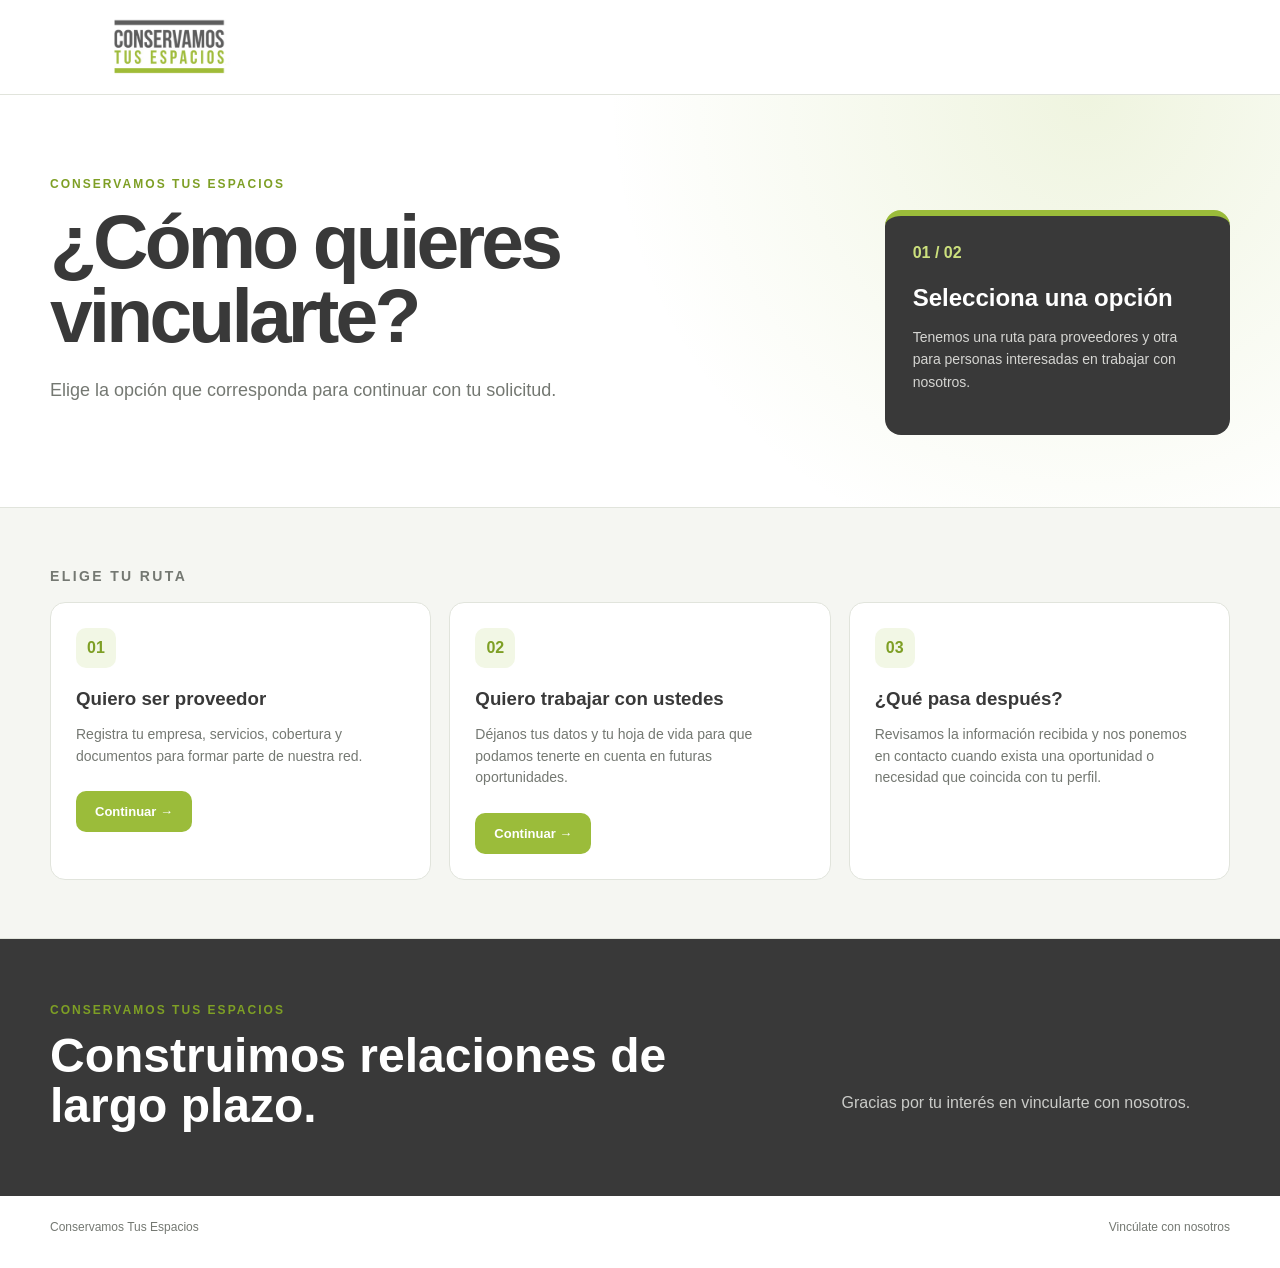
<file: index.html>
<!doctype html>
<html lang="es"><head><meta charset="utf-8"><meta name="viewport" content="width=device-width, initial-scale=1"><title>Conservamos Tus Espacios | Vincúlate con nosotros</title><link rel="stylesheet" href="style.css"></head>
<body><header class="topbar"><div class="topbar-inner"><a href="index.html"><img class="logo" alt="Conservamos Tus Espacios" src="[data-uri]"></a></div></header>
<main>
<section class="hero"><div class="wrap hero-grid"><div><p class="eyebrow">CONSERVAMOS TUS ESPACIOS</p><h1>¿Cómo quieres<br>vincularte?</h1><p class="lead">Elige la opción que corresponda para continuar con tu solicitud.</p></div><aside class="hero-card"><span>01 / 02</span><h2>Selecciona una opción</h2><p>Tenemos una ruta para proveedores y otra para personas interesadas en trabajar con nosotros.</p></aside></div></section>
<section class="steps"><div class="wrap"><p class="eyebrow">ELIGE TU RUTA</p><div class="steps-grid">
<article><b>01</b><h3>Quiero ser proveedor</h3><p>Registra tu empresa, servicios, cobertura y documentos para formar parte de nuestra red.</p><a class="cta" style="display:inline-block;margin-top:10px" href="proveedor.html">Continuar →</a></article>
<article><b>02</b><h3>Quiero trabajar con ustedes</h3><p>Déjanos tus datos y tu hoja de vida para que podamos tenerte en cuenta en futuras oportunidades.</p><a class="cta" style="display:inline-block;margin-top:10px" href="rrhh.html">Continuar →</a></article>
<article><b>03</b><h3>¿Qué pasa después?</h3><p>Revisamos la información recibida y nos ponemos en contacto cuando exista una oportunidad o necesidad que coincida con tu perfil.</p></article>
</div></div></section>
<section class="closing"><div class="wrap closing-grid"><div><p class="eyebrow">CONSERVAMOS TUS ESPACIOS</p><h2>Construimos relaciones de largo plazo.</h2></div><p>Gracias por tu interés en vincularte con nosotros.</p></div></section>
</main><footer class="wrap"><span>Conservamos Tus Espacios</span><span>Vincúlate con nosotros</span></footer></body></html>
</file>
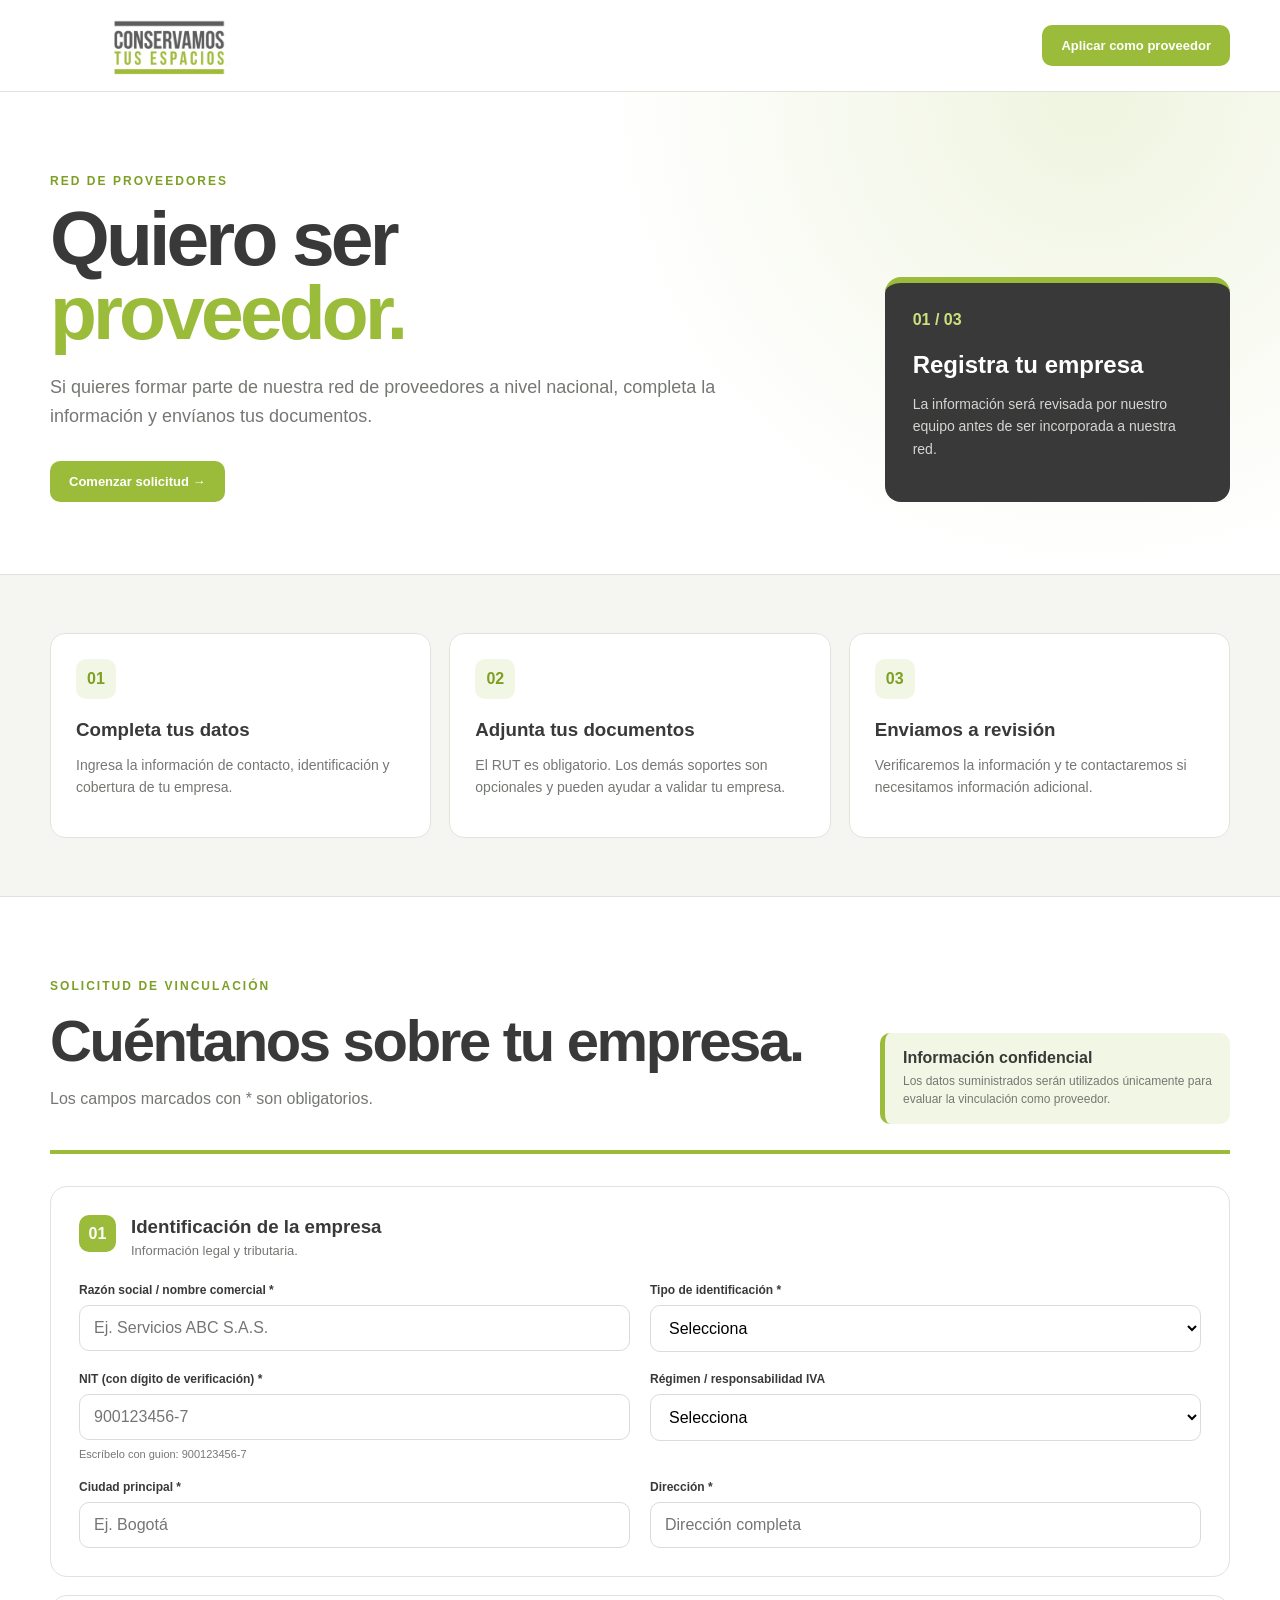
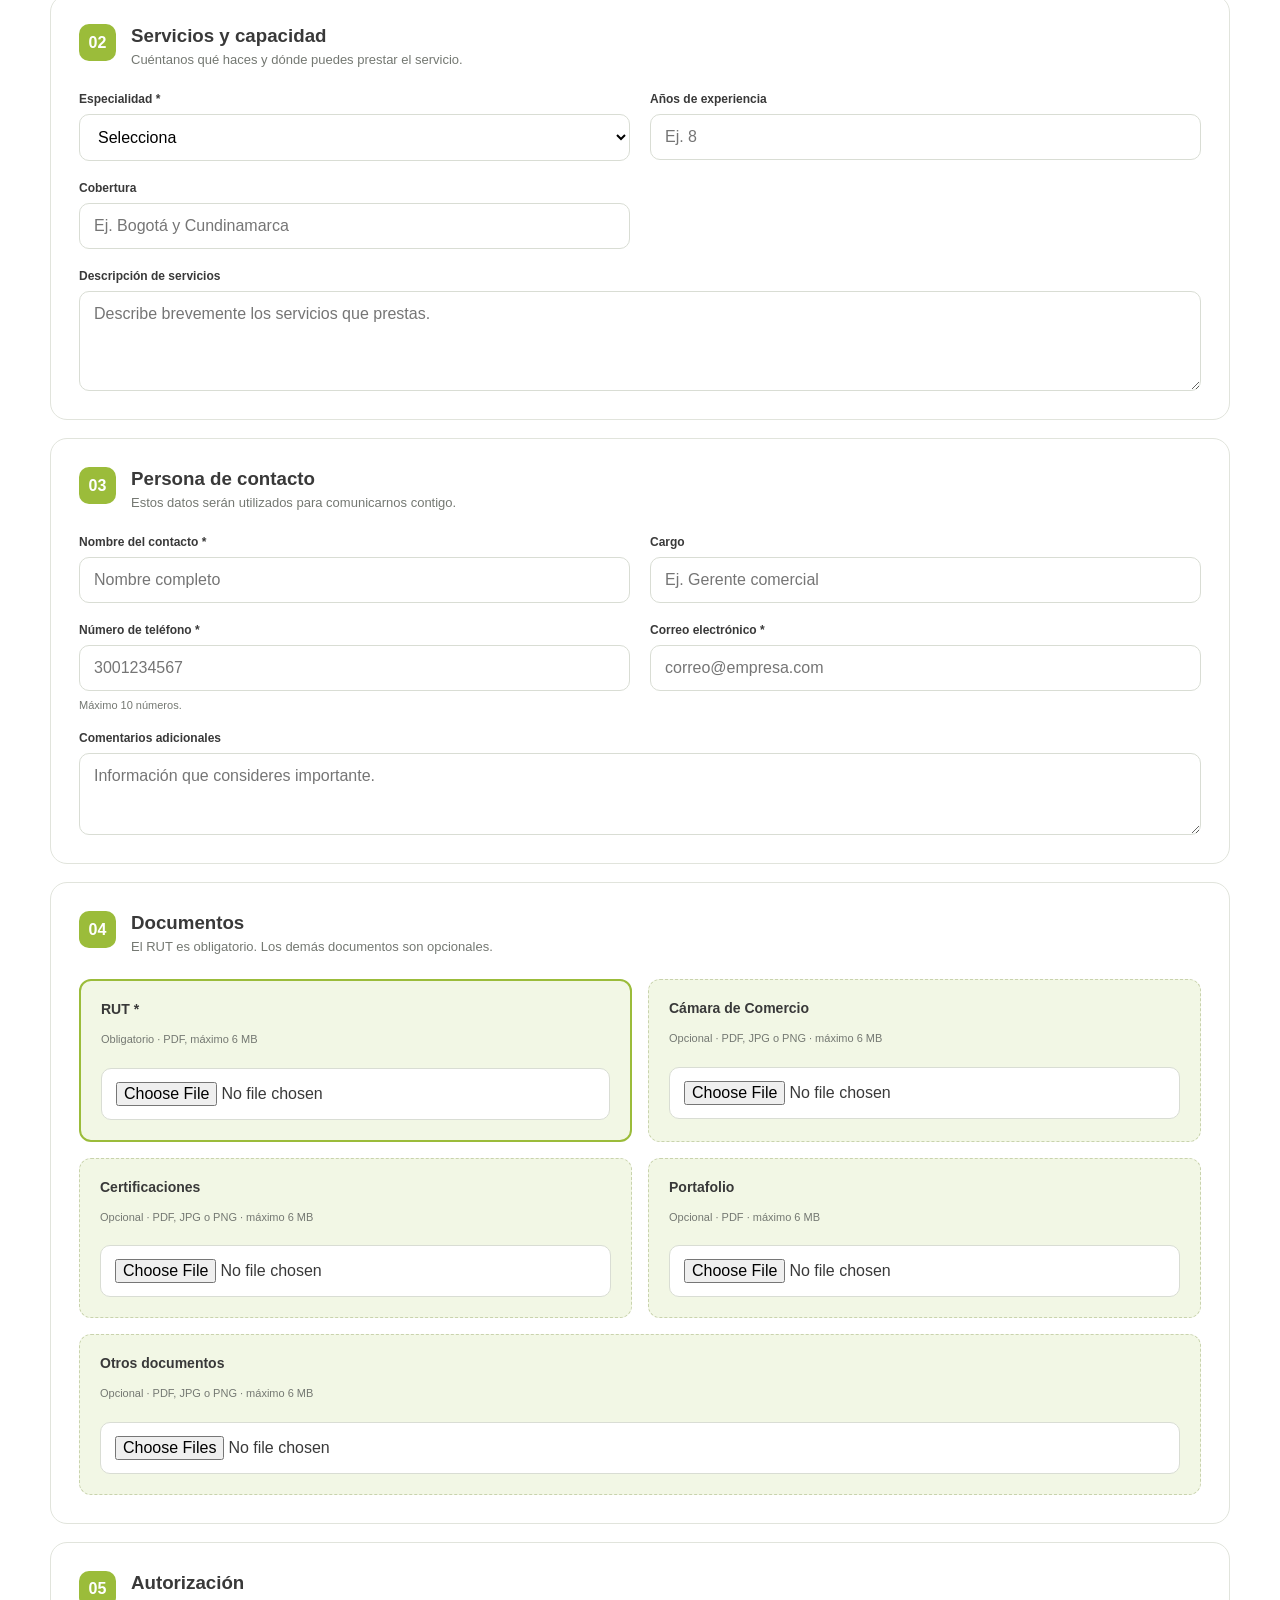
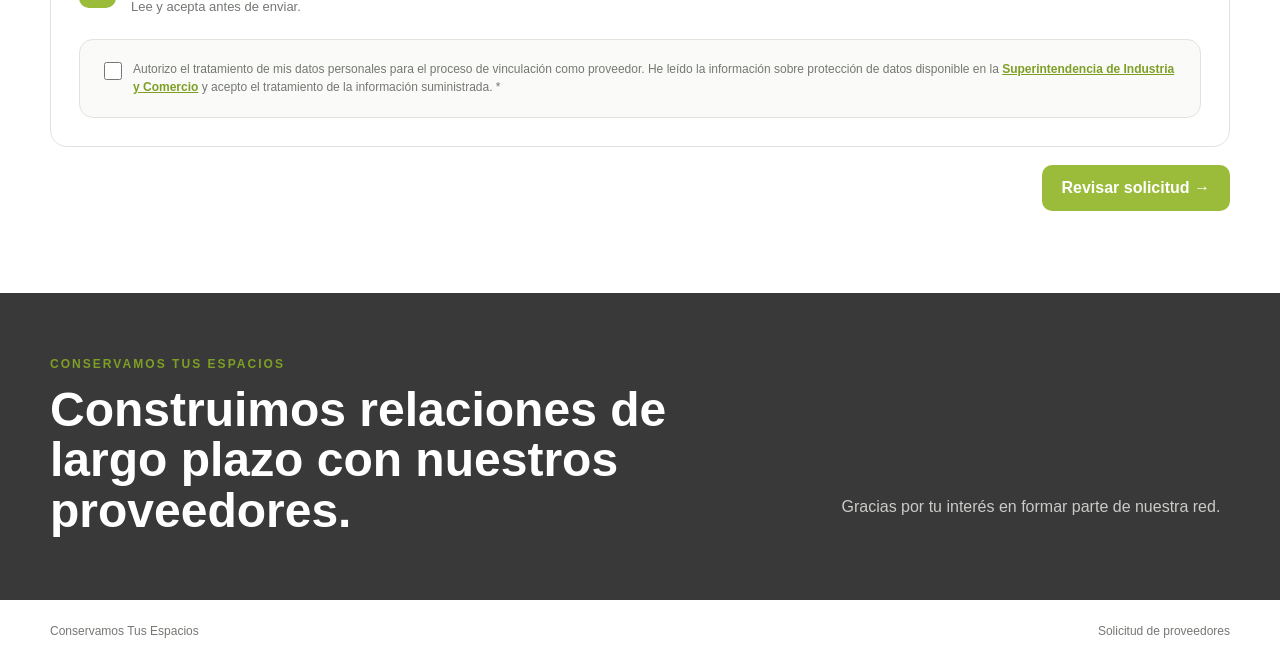
<file: proveedor.html>
<!doctype html>
<html lang="es">
<head>
  <meta charset="utf-8">
  <meta name="viewport" content="width=device-width, initial-scale=1">
  <title>Quiero ser proveedor | Conservamos Tus Espacios</title>
  <link rel="stylesheet" href="./style.css">
</head>
<body>
<header class="topbar">
  <div class="topbar-inner">
    <img class="logo" alt="Conservamos Tus Espacios" src="[data-uri]">
    <a class="topbtn" href="#aplicacion">Aplicar como proveedor</a>
  </div>
</header>

<main>
<section class="hero">
  <div class="wrap hero-grid">
    <div>
      <p class="eyebrow">RED DE PROVEEDORES</p>
      <h1>Quiero ser<br><span>proveedor.</span></h1>
      <p class="lead">Si quieres formar parte de nuestra red de proveedores a nivel nacional, completa la información y envíanos tus documentos.</p>
      <a class="cta" href="#aplicacion">Comenzar solicitud →</a>
    </div>
    <aside class="hero-card">
      <span>01 / 03</span>
      <h2>Registra tu empresa</h2>
      <p>La información será revisada por nuestro equipo antes de ser incorporada a nuestra red.</p>
    </aside>
  </div>
</section>

<section class="steps">
  <div class="wrap steps-grid">
    <article><b>01</b><h3>Completa tus datos</h3><p>Ingresa la información de contacto, identificación y cobertura de tu empresa.</p></article>
    <article><b>02</b><h3>Adjunta tus documentos</h3><p>El RUT es obligatorio. Los demás soportes son opcionales y pueden ayudar a validar tu empresa.</p></article>
    <article><b>03</b><h3>Enviamos a revisión</h3><p>Verificaremos la información y te contactaremos si necesitamos información adicional.</p></article>
  </div>
</section>

<section class="application" id="aplicacion">
  <div class="wrap">
    <div class="section-head">
      <div>
        <p class="eyebrow">SOLICITUD DE VINCULACIÓN</p>
        <h2>Cuéntanos sobre tu empresa.</h2>
        <p>Los campos marcados con * son obligatorios.</p>
      </div>
      <div class="privacy"><strong>Información confidencial</strong><span>Los datos suministrados serán utilizados únicamente para evaluar la vinculación como proveedor.</span></div>
    </div>

    <form id="providerForm" novalidate>
      <section class="form-card">
        <div class="form-title"><span>01</span><div><h3>Identificación de la empresa</h3><p>Información legal y tributaria.</p></div></div>
        <div class="grid">
          <label><span>Razón social / nombre comercial *</span><input name="razonSocial" required maxlength="160" placeholder="Ej. Servicios ABC S.A.S."></label>
          <label><span>Tipo de identificación *</span><select name="tipoIdentificacion" required><option value="">Selecciona</option><option>NIT</option><option>Cédula de ciudadanía</option><option>Cédula de extranjería</option><option>Otro</option></select></label>
          <label><span>NIT (con dígito de verificación) *</span><input id="nit" name="identificacion" required inputmode="numeric" maxlength="11" placeholder="900123456-7"><small>Escríbelo con guion: 900123456-7</small></label>
          <label><span>Régimen / responsabilidad IVA</span><select name="regimenIVA"><option value="">Selecciona</option><option>Responsable de IVA</option><option>No responsable de IVA</option><option>Régimen simple</option><option>No aplica</option></select></label>
          <label><span>Ciudad principal *</span><input name="ciudad" required maxlength="80" placeholder="Ej. Bogotá"></label>
          <label><span>Dirección *</span><input name="direccion" required maxlength="180" placeholder="Dirección completa"></label>
        </div>
      </section>

      <section class="form-card">
        <div class="form-title"><span>02</span><div><h3>Servicios y capacidad</h3><p>Cuéntanos qué haces y dónde puedes prestar el servicio.</p></div></div>
        <div class="grid">
          <label><span>Especialidad *</span>
            <select name="especialidad" id="especialidad" required>
              <option value="">Selecciona</option>
              <option>Aseo y limpieza</option>
              <option>Mantenimiento general</option>
              <option>Obra civil</option>
              <option>Electricidad</option>
              <option>Plomería e hidráulica</option>
              <option>Climatización</option>
              <option>Seguridad</option>
              <option>Jardinería</option>
              <option>Insumos y suministros</option>
              <option>Servicios administrativos</option>
              <option>Otro</option>
            </select>
          </label>
          <label id="otroWrap" class="hidden"><span>¿Cuál es tu especialidad? *</span><input id="especialidadOtro" name="especialidadOtro" maxlength="100" placeholder="Especifica la especialidad"></label>
          <label><span>Años de experiencia</span><input name="experiencia" type="number" min="0" max="100" step="1" placeholder="Ej. 8"></label>
          <label><span>Cobertura</span><input name="cobertura" maxlength="180" placeholder="Ej. Bogotá y Cundinamarca"></label>
          <label class="wide"><span>Descripción de servicios</span><textarea name="descripcion" rows="4" maxlength="1000" placeholder="Describe brevemente los servicios que prestas."></textarea></label>
        </div>
      </section>

      <section class="form-card">
        <div class="form-title"><span>03</span><div><h3>Persona de contacto</h3><p>Estos datos serán utilizados para comunicarnos contigo.</p></div></div>
        <div class="grid">
          <label><span>Nombre del contacto *</span><input name="contacto" required maxlength="120" placeholder="Nombre completo"></label>
          <label><span>Cargo</span><input name="cargo" maxlength="100" placeholder="Ej. Gerente comercial"></label>
          <label><span>Número de teléfono *</span><input id="telefono" name="telefono" type="tel" required inputmode="numeric" maxlength="10" placeholder="3001234567"><small>Máximo 10 números.</small></label>
          <label><span>Correo electrónico *</span><input name="correo" type="email" required maxlength="160" placeholder="correo@empresa.com"></label>
          <label class="wide"><span>Comentarios adicionales</span><textarea name="comentarios" rows="3" maxlength="600" placeholder="Información que consideres importante."></textarea></label>
        </div>
      </section>

      <section class="form-card">
        <div class="form-title"><span>04</span><div><h3>Documentos</h3><p>El RUT es obligatorio. Los demás documentos son opcionales.</p></div></div>
        <div class="document-grid">
          <label class="upload required-doc"><strong>RUT *</strong><small>Obligatorio · PDF, máximo 6 MB</small><input id="rut" name="rut" type="file" required accept=".pdf,application/pdf"></label>
          <label class="upload"><strong>Cámara de Comercio</strong><small>Opcional · PDF, JPG o PNG · máximo 6 MB</small><input name="camaraComercio" type="file" accept=".pdf,.jpg,.jpeg,.png,application/pdf,image/jpeg,image/png"></label>
          <label class="upload"><strong>Certificaciones</strong><small>Opcional · PDF, JPG o PNG · máximo 6 MB</small><input name="certificaciones" type="file" accept=".pdf,.jpg,.jpeg,.png,application/pdf,image/jpeg,image/png"></label>
          <label class="upload"><strong>Portafolio</strong><small>Opcional · PDF · máximo 6 MB</small><input name="portafolio" type="file" accept=".pdf,application/pdf"></label>
          <label class="upload wide"><strong>Otros documentos</strong><small>Opcional · PDF, JPG o PNG · máximo 6 MB</small><input name="otrosDocumentos" type="file" multiple accept=".pdf,.jpg,.jpeg,.png,application/pdf,image/jpeg,image/png"></label>
        </div>
      </section>

      <section class="form-card">
        <div class="form-title"><span>05</span><div><h3>Autorización</h3><p>Lee y acepta antes de enviar.</p></div></div>
        <label class="consent">
          <input id="autorizo" name="autorizo" type="checkbox" required>
          <span>Autorizo el tratamiento de mis datos personales para el proceso de vinculación como proveedor. He leído la información sobre protección de datos disponible en la <a href="https://www.sic.gov.co/proteccion-de-datos-personales" target="_blank" rel="noopener">Superintendencia de Industria y Comercio</a> y acepto el tratamiento de la información suministrada. *</span>
        </label>
      </section>

      <div class="actions">
        <p id="status" role="alert"></p>
        <button id="reviewBtn" type="submit">Revisar solicitud →</button>
      </div>
    </form>
  </div>
</section>

<section class="closing">
  <div class="wrap closing-grid">
    <div><p class="eyebrow">CONSERVAMOS TUS ESPACIOS</p><h2>Construimos relaciones de largo plazo con nuestros proveedores.</h2></div>
    <p>Gracias por tu interés en formar parte de nuestra red.</p>
  </div>
</section>
</main>

<footer class="wrap"><span>Conservamos Tus Espacios</span><span>Solicitud de proveedores</span></footer>

<div id="reviewModal" class="modal" hidden>
  <div class="overlay"></div>
  <section class="modal-card review-card" role="dialog" aria-modal="true">
    <p class="eyebrow">ÚLTIMA REVISIÓN</p>
    <h2>Verifica tus datos</h2>
    <p class="review-intro">Antes de enviar, revisa especialmente tu <strong>correo, número de teléfono, NIT y dirección</strong>.</p>
    <div id="reviewContent" class="review-content"></div>
    <div class="review-actions">
      <button id="editBtn" class="secondary-btn" type="button">Volver a editar</button>
      <button id="confirmBtn" class="primary-btn" type="button">Confirmar y enviar →</button>
    </div>
  </section>
</div>

<div id="successModal" class="modal" hidden>
  <div class="overlay"></div>
  <section class="modal-card" role="dialog" aria-modal="true">
    <div class="check">✓</div>
    <p class="eyebrow">SOLICITUD RECIBIDA</p>
    <h2>¡Gracias por postularte!</h2>
    <p>Conservamos Tus Espacios revisará la información y se comunicará contigo si necesita información adicional.</p>
    <button id="closeSuccess" type="button">Cerrar</button>
  </section>
</div>

<script src="./script.js"></script>
</body>
</html>
</file>
<file: style.css>
:root{
  --g:#9BBC3A;--gd:#7E9F25;--gs:#F2F7E5;--dark:#393939;
  --muted:#747872;--light:#F5F6F2;--line:#E1E4DC;--white:#fff
}
*{box-sizing:border-box}html{scroll-behavior:smooth}body{margin:0;font-family:Arial,Helvetica,sans-serif;color:var(--dark);background:#fff}
button,input,select,textarea{font:inherit}.wrap{width:min(1180px,calc(100% - 40px));margin:auto}
.topbar{min-height:92px;padding:10px max(24px,calc((100vw - 1180px)/2));display:flex;align-items:center;background:rgba(255,255,255,.97);border-bottom:1px solid var(--line);position:sticky;top:0;z-index:20;backdrop-filter:blur(12px)}
.topbar-inner{width:min(1180px,100%);margin:auto;display:flex;justify-content:space-between;align-items:center}.logo{width:235px;max-height:70px;object-fit:contain}.topbtn,.cta{display:inline-block;background:var(--g);color:white;text-decoration:none;padding:13px 19px;border-radius:10px;font-weight:800;font-size:13px}
.hero{padding:82px 0 72px;background:radial-gradient(circle at 85% 0,rgba(155,188,58,.16),transparent 30rem)}.hero-grid{display:grid;grid-template-columns:1.55fr .7fr;gap:70px;align-items:end}
.eyebrow{margin:0 0 14px;color:var(--gd);font-size:12px;font-weight:800;letter-spacing:.17em}.hero h1{font-size:clamp(44px,6vw,78px);line-height:.96;letter-spacing:-.05em;margin:0}.hero h1 span{color:var(--g)}
.lead{font-size:18px;color:var(--muted);max-width:720px;line-height:1.6;margin:24px 0 30px}.hero-card{background:var(--dark);color:white;border-top:6px solid var(--g);padding:28px;border-radius:16px}.hero-card>span{color:#cce07d;font-weight:800}.hero-card h2{margin:22px 0 10px}.hero-card p{color:#d5d5d2;line-height:1.6;font-size:14px}
.steps{background:var(--light);border-block:1px solid var(--line);padding:58px 0}.steps-grid{display:grid;grid-template-columns:repeat(3,1fr);gap:18px}.steps article{background:white;border:1px solid var(--line);border-radius:15px;padding:25px}.steps b{display:grid;place-items:center;width:40px;height:40px;border-radius:10px;background:var(--gs);color:var(--gd)}.steps h3{margin:20px 0 8px}.steps p{color:var(--muted);font-size:14px;line-height:1.55}
.application{padding:82px 0}.section-head{display:flex;justify-content:space-between;align-items:end;gap:30px;padding-bottom:26px;border-bottom:4px solid var(--g);margin-bottom:32px}.section-head h2{font-size:clamp(36px,5vw,58px);margin:0;letter-spacing:-.04em}.section-head>div>p:last-child{color:var(--muted)}
.privacy{max-width:350px;padding:16px 18px;border-left:5px solid var(--g);background:var(--gs);border-radius:10px}.privacy strong,.privacy span{display:block}.privacy span{font-size:12px;color:var(--muted);margin-top:5px;line-height:1.5}
form{display:grid;gap:18px}.form-card{border:1px solid var(--line);border-radius:17px;padding:28px}.form-title{display:flex;gap:15px;margin-bottom:25px}.form-title>span{width:37px;height:37px;display:grid;place-items:center;background:var(--g);color:white;border-radius:10px;font-weight:800}.form-title h3{margin:1px 0 5px}.form-title p{margin:0;color:var(--muted);font-size:13px}
.grid{display:grid;grid-template-columns:repeat(2,minmax(0,1fr));gap:20px}label{display:flex;flex-direction:column;gap:8px}label>span{font-size:12px;font-weight:800}
.wide{grid-column:1/-1}input,select,textarea{width:100%;border:1px solid #D9DDD4;border-radius:10px;padding:13px 14px;outline:0;background:white}textarea{resize:vertical}
input:focus,select:focus,textarea:focus{border-color:var(--g);box-shadow:0 0 0 4px rgba(155,188,58,.12)}label small{color:var(--muted);font-size:11px}.hidden{display:none!important}
.document-grid{display:grid;grid-template-columns:repeat(2,minmax(0,1fr));gap:16px}.upload{padding:20px;background:var(--gs);border:1px dashed #C9D3AD;border-radius:12px}.upload strong{font-size:14px}.upload small{color:var(--muted);display:block;margin:7px 0 12px;line-height:1.4}.required-doc{border:2px solid var(--g)}
.consent{flex-direction:row;align-items:flex-start;background:#fafbf8;border:1px solid var(--line);padding:20px;border-radius:14px}.consent input{width:18px;height:18px;accent-color:var(--g);margin-top:2px;flex:0 0 auto}.consent span{font-weight:400;color:var(--muted);line-height:1.55}.consent a{color:var(--gd);font-weight:700}
.actions{display:flex;justify-content:space-between;align-items:center;gap:20px}.actions p{color:#a74343;font-size:13px;min-height:18px}.actions button,.primary-btn{border:0;background:var(--g);color:white;padding:14px 20px;border-radius:10px;font-weight:800;cursor:pointer}.actions button:disabled,.primary-btn:disabled{opacity:.6;cursor:not-allowed}
.closing{background:var(--dark);color:white;padding:64px 0}.closing-grid{display:grid;grid-template-columns:1.3fr .7fr;gap:70px;align-items:end}.closing h2{font-size:clamp(30px,4vw,48px);line-height:1.05;margin:0}.closing-grid>p{color:#cacbc8;line-height:1.6}footer{padding:24px 0 34px;display:flex;justify-content:space-between;color:var(--muted);font-size:12px}
.modal[hidden]{display:none!important}.modal{position:fixed;inset:0;z-index:100;display:grid;place-items:center;padding:20px}.overlay{position:absolute;inset:0;background:rgba(30,30,30,.62)}.modal-card{position:relative;z-index:1;background:white;width:min(620px,100%);max-height:90vh;overflow:auto;padding:34px;border-radius:18px;box-shadow:0 30px 80px rgba(0,0,0,.2)}.check{width:48px;height:48px;border-radius:50%;display:grid;place-items:center;background:var(--g);color:white;font-size:24px;margin-bottom:20px}.modal-card h2{font-size:32px;margin:0 0 12px}.modal-card>p:not(.eyebrow){color:var(--muted);line-height:1.6}.modal-card>button{border:0;background:var(--dark);color:white;padding:11px 18px;border-radius:9px;font-weight:700}
.review-content{border:1px solid var(--line);border-radius:12px;overflow:hidden;margin:22px 0}.review-row{display:flex;justify-content:space-between;gap:25px;padding:12px 15px;border-bottom:1px solid var(--line);font-size:13px}.review-row:last-child{border-bottom:0}.review-row span{color:var(--muted)}.review-row strong{text-align:right;overflow-wrap:anywhere}.review-row.important{background:#fbfcf8}.review-actions{display:flex;justify-content:flex-end;gap:10px}.secondary-btn{border:1px solid #d5d9d0;background:white;color:var(--dark);padding:12px 17px;border-radius:10px;font-weight:800;cursor:pointer}
@media(max-width:820px){.hero-grid,.closing-grid{grid-template-columns:1fr;gap:38px}.steps-grid{grid-template-columns:1fr}.section-head{flex-direction:column;align-items:flex-start}.privacy{max-width:none;width:100%}}
@media(max-width:600px){.topbar{min-height:74px;padding:8px 16px}.logo{width:175px}.topbtn{display:none}.hero{padding:52px 0}.hero h1{font-size:44px}.wrap{width:min(100% - 28px,1180px)}.grid,.document-grid{grid-template-columns:1fr}.wide{grid-column:auto}.form-card{padding:20px}.actions,.review-actions{flex-direction:column;align-items:stretch}.actions button,.review-actions button{width:100%}.review-row{flex-direction:column;gap:5px}.review-row strong{text-align:left}}
</file>
